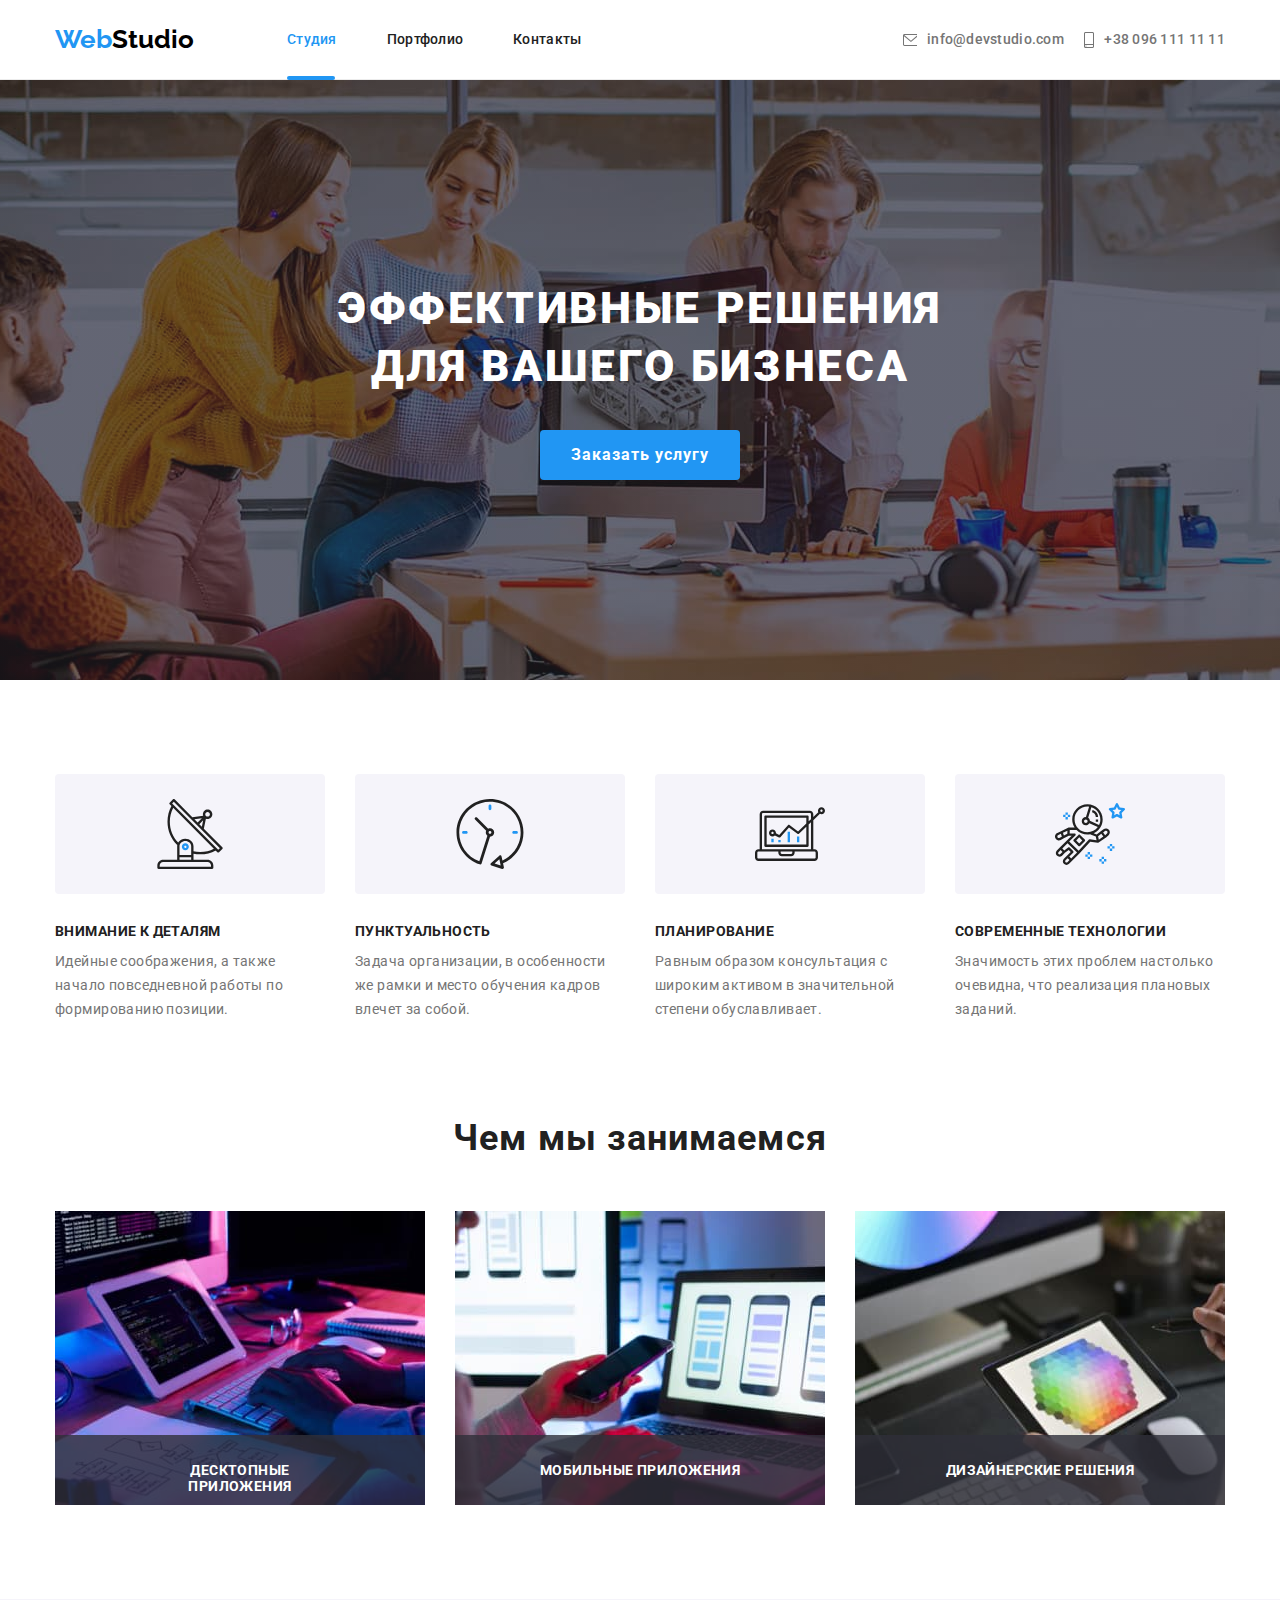
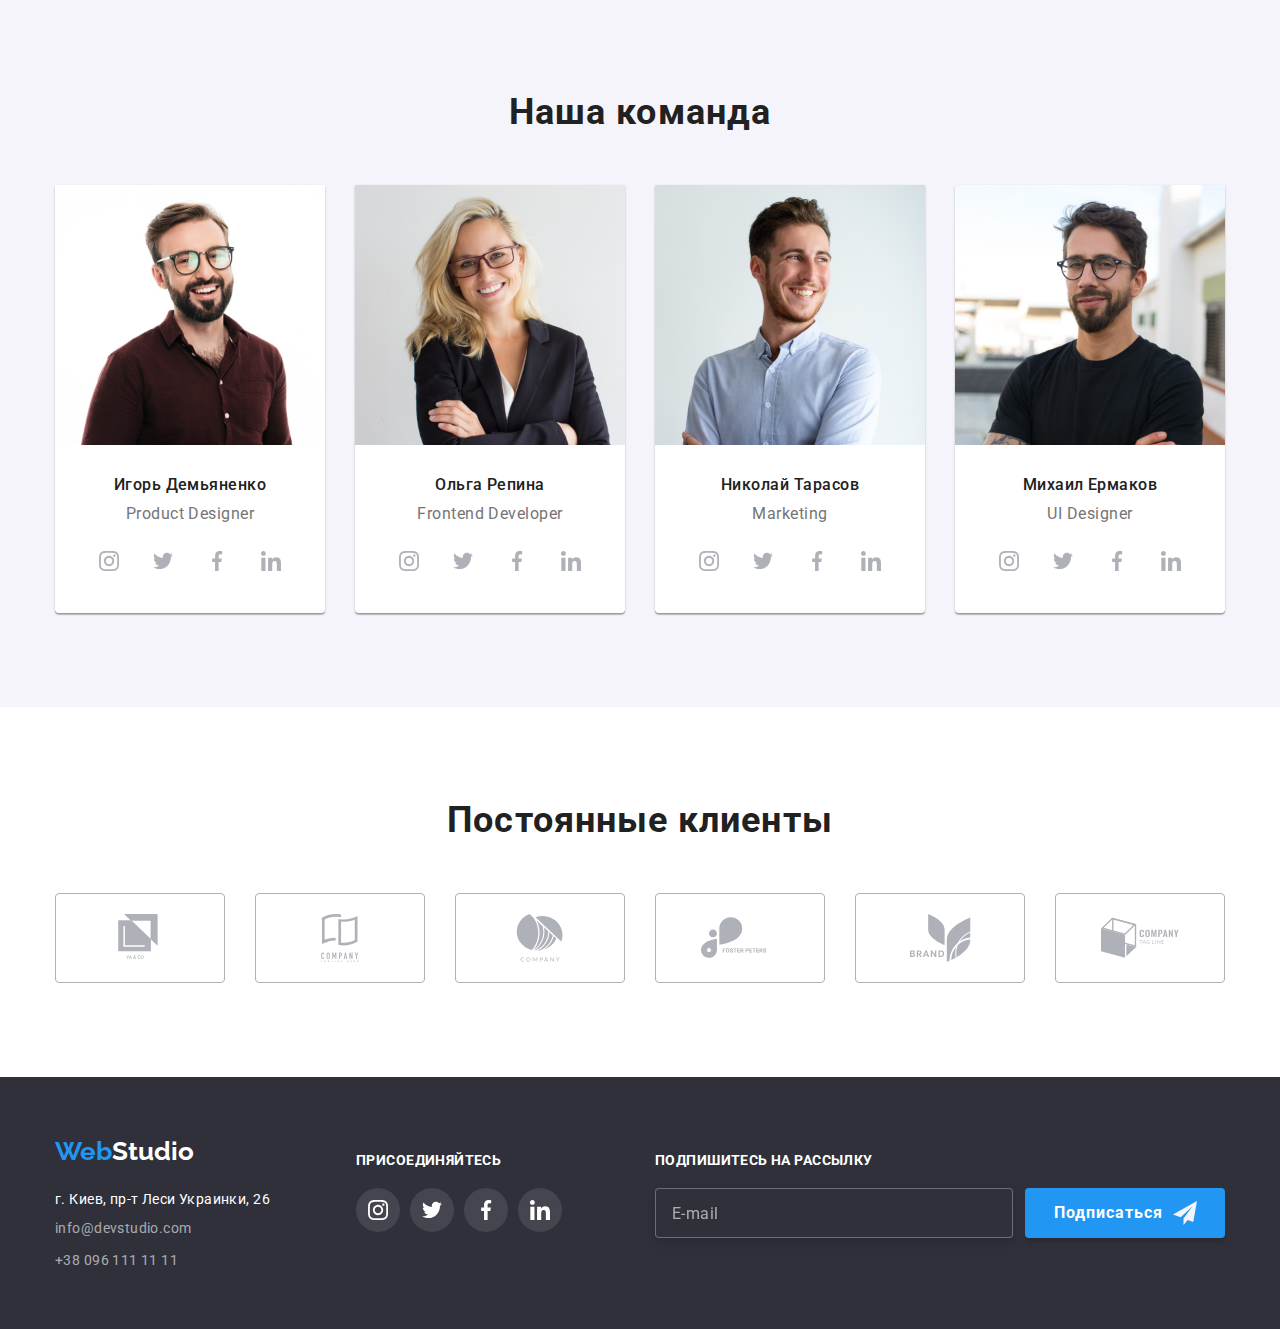
<file: index.html>
<!DOCTYPE html>
<html lang="ru">
<head>
  <meta charset="UTF-8">
  <meta name="viewport" content="width=device-width, initial-scale=1.0">
  <title>WebStudio</title>
  <link rel="stylesheet" href="https://cdnjs.cloudflare.com/ajax/libs/modern-normalize/1.0.0/modern-normalize.min.css ">
  <link rel="stylesheet" href="./css/styles.css">
  <link rel="preconnect" href="https://fonts.gstatic.com">
  <link href="https://fonts.googleapis.com/css2?family=Raleway:wght@400;700&family=Roboto:wght@400;500;700;900&display=swap"
    rel="stylesheet">
</head>
<body>
<header class="header">
  <div class="container">
    <a lang="en" href="./index.html" class="logo"><span class="logo-web">Web</span>Studio</a> 
     <nav>
      <ul class="site-nav">
        <li class="item"><a href="./index.html" class="link active border-index">Студия</a></li> 
        <li class="item"><a href="./portfolio.html" class="link">Портфолио</a></li>
        <li class="item"><a href="./index.html" class="link">Контакты</a></li>
      </ul>
    </nav>
    <ul class="header-ul">
      <li class="header-li">
        <a href="mailto:info@devstudio.com" class="header-cont link-adres link "> 
        <svg class="header-svg-mail">
          <use href="./images/sprite.svg#icon-mail"></use>
        </svg>info@devstudio.com</a>
      </li>
      <li class="header-li">
        <a href="tel:+380961111111" class=" header-cont link-adres link">
        <svg class="header-svg-tel">
          <use href="./images/sprite.svg#icon-smartphone"></use>
        </svg>+38 096 111 11 11</a>
      </li> 
    </ul>
  </div>
</header>
<main>
  <!--Герой-->
  <section class="hero">
    <div class="container">
      <h1 class="hero-title">эффективные решения для вашего бизнеса</h1>
      <button type="button" class="button index active" data-modal-open>Заказать услугу</button>
    </div>
  </section>
  <!--Особенности-->
  <section class="feature">
    <div class="container">
      <h2 class="visual-hidden">Особенности</h2>
      <ul class="feature-ul">
        <li class="feature-li">
          <svg class="feature-svg">
            <use href="./images/sprite.svg#icon-antenna"></use>
          </svg>
          <h3 class="feature-head">Внимание к деталям</h3>
          <p class="feature-text">Идейные соображения, а также начало повседневной работы по формированию позиции.</p>
        </li>
        <li class="feature-li">
          <svg class="feature-svg">
            <use href="./images/sprite.svg#icon-clock"></use>
          </svg>
          <h3 class="feature-head">Пунктуальность</h3>
          <p class="feature-text">Задача организации, в особенности же рамки и место обучения кадров влечет за собой.</p>
        </li>
        <li class="feature-li">
          <svg class="feature-svg">
            <use href="./images/sprite.svg#icon-diagram"></use>
          </svg>
          <h3 class="feature-head">Планирование</h3>
          <p class="feature-text">Равным образом консультация с широким активом в значительной степени обуславливает.</p>
        </li>
        <li class="feature-li">
          <svg class="feature-svg">
            <use href="./images/sprite.svg#icon-astronaut"></use>
          </svg>
          <h3 class="feature-head">Современные технологии</h3>
          <p class="feature-text">Значимость этих проблем настолько очевидна, что реализация плановых заданий.</p>
        </li>
      </ul>
    </div>
  </section>
  <!--Чем мы занимаемся-->
  <section class="images">
    <div class="container">
      <h2 class="images-title">Чем мы занимаемся</h2>
      <ul class="image-ul">
        <li class="images-li">
          <img class="img" src="./images/img1.jpg" alt="Технологии дизайна" width=370>
          <div class="images-div">
            <p class="images-p">Десктопные приложения</p>
          </div>
        </li>
        <li class="images-li">
          <img class="img" src="./images/img2.jpg" alt="Технологии дизайна" width=370>
          <div class="images-div">
            <p class="images-p">Мобильные приложения</p>
          </div>
        </li>
        <li class="images-li">
          <img class="img" src="./images/img3.jpg" alt="Технологии дизайна" width=370>
          <div class="images-div">
            <p class="images-p">Дизайнерские решения</p>
          </div>
        </li>
      </ul>
    </div>
  </section>
  <!--Наша команда-->
  <section class="team">
    <div class="container">
      <h2 class="team-title">Наша команда</h2>
      <ul class="team-ul">
        <li class="time-list">
          <img class="img" src="./images/tc1.jpg" alt="Портрет" width="270">
          <h3 class="head">Игорь Демьяненко</h3>
          <p class="text" lang="en">Product Designer</p>
          <div class="team-div">
            <a href="#" class="team-button">
              <svg class="team-svg">
                <use href="./images/sprite.svg#icon-instagram"></use>
              </svg>
            </a>
            <a href="#" class="team-button">
              <svg class="team-svg">
                <use href="./images/sprite.svg#icon-twitter"></use>
              </svg>
            </a>
            <a href="#" class="team-button">
              <svg class="team-svg">
                <use href="./images/sprite.svg#icon-facebook"></use>
              </svg>
            </a>
            <a href="#" class="team-button">
              <svg class="team-svg">
                <use href="./images/sprite.svg#icon-linkedin"></use>
              </svg>
            </a>
          </div>
        </li>
        <li class="time-list">
          <img class="img" src="./images/tc2.jpg" alt="Портрет" width="270">
          <h3 class="head">Ольга Репина</h3>
          <p class="text" lang="en">Frontend Developer</p>
          <div class="team-div">
            <a href="#" class="team-button">
              <svg class="team-svg">
                <use href="./images/sprite.svg#icon-instagram"></use>
              </svg>
            </a>
            <a href="#" class="team-button">
              <svg class="team-svg">
                <use href="./images/sprite.svg#icon-twitter"></use>
              </svg>
            </a>
            <a href="#" class="team-button">
              <svg class="team-svg">
                <use href="./images/sprite.svg#icon-facebook"></use>
              </svg>
            </a>
            <a href="#" class="team-button">
              <svg class="team-svg">
                <use href="./images/sprite.svg#icon-linkedin"></use>
              </svg>
            </a>
          </div>
        </li>
        <li class="time-list">
          <img class="img" src="./images/tc3.jpg" alt="Портрет" width="270">
          <h3 class="head">Николай Тарасов</h3>
          <p class="text" lang="en">Marketing</p>
          <div class="team-div">
            <a href="#" class="team-button">
              <svg class="team-svg">
                <use href="./images/sprite.svg#icon-instagram"></use>
              </svg>
            </a>
            <a href="#" class="team-button">
              <svg class="team-svg">
                <use href="./images/sprite.svg#icon-twitter"></use>
              </svg>
            </a>
            <a href="#" class="team-button">
              <svg class="team-svg">
                <use href="./images/sprite.svg#icon-facebook"></use>
              </svg>
            </a>
            <a href="#" class="team-button">
              <svg class="team-svg">
                <use href="./images/sprite.svg#icon-linkedin"></use>
              </svg>
            </a>
          </div>
        </li>
        <li class="time-list">
          <img class="img" src="./images/tc4.jpg" alt="Портрет" width="270">
          <h3 class="head">Михаил Ермаков</h3>
          <p class="text" lang="en">UI Designer</p>
          <div class="team-div">
            <a href="#" class="team-button">
              <svg class="team-svg">
                <use href="./images/sprite.svg#icon-instagram"></use>
              </svg>
            </a>
            <a href="#" class="team-button">
              <svg class="team-svg">
                <use href="./images/sprite.svg#icon-twitter"></use>
              </svg>
            </a>
            <a href="#" class="team-button">
              <svg class="team-svg">
                <use href="./images/sprite.svg#icon-facebook"></use>
              </svg>
            </a>
            <a href="#" class="team-button">
              <svg class="team-svg">
                <use href="./images/sprite.svg#icon-linkedin"></use>
              </svg>
            </a>
          </div>
        </li>
      </ul>
    </div>
  </section>
  <!-- Постоянные клиенты -->
  <section class="client">
      <div class="container">
        <h2 class="client-title">Постоянные клиенты</h2>
          <ul class="client-ul">
            <li class="client-li">
              <a href="#" class="client-button">
              <svg class="client-svg">
                <use href="./images/sprite.svg#icon-logo-1"></use>
              </svg>
              </a>
            </li>
            <li class="client-li">
              <a href="#" class="client-button">
                <svg class="client-svg">
                  <use href="./images/sprite.svg#icon-logo-2"></use>
                </svg>
              </a>
            </li>
            <li class="client-li">
              <a href="#" class="client-button">
                <svg class="client-svg">
                  <use href="./images/sprite.svg#icon-logo-3"></use>
                </svg>
              </a>
            </li>
            <li class="client-li">
              <a href="#" class="client-button">
                <svg class="client-svg">
                  <use href="./images/sprite.svg#icon-logo-4"></use>
                </svg>
              </a>
            </li>
            <li class="client-li">
              <a href="#" class="client-button">
                <svg class="client-svg">
                  <use href="./images/sprite.svg#icon-logo-5"></use>
                </svg>
              </a>
            </li>
            <li class="client-li">
              <a href="#" class="client-button">
                <svg class="client-svg">
                  <use href="./images/sprite.svg#icon-logo-6"></use>
                </svg>
              </a>
            </li>
          </ul>
      </div>
  </section>
</main>
<footer class="footer">
  <div class="container">
    <div class="footer-ul">
      <div class="futer-adress-li">
        <a lang="en" href="./index.html" class="container-logo "><span class="logo-web">Web</span>Studio</a>
        <div class="footer-div">
          <adress class="foot-adress adress-item">г. Киев, пр-т Леси Украинки, 26</adress>
          <a class="foot-link adress-item" href="mailto:info@devstudio.com">info@devstudio.com</a>
          <a class="foot-link adress-item" href="tel:+380961111111">+38 096 111 11 11</a>
        </div>
      </div>
      <div class="footer-li">
        <h4 class="footer-h">присоединяйтесь</h4>
        <a href="#" class="footer-button">
          <svg class="footer-svg">
            <use href="./images/sprite.svg#icon-instagram"></use>
          </svg>
        </a>
        <a href="#" class="footer-button">
          <svg class="footer-svg">
            <use href="./images/sprite.svg#icon-twitter"></use>
          </svg>
        </a>
        <a href="#" class="footer-button">
          <svg class="footer-svg">
            <use href="./images/sprite.svg#icon-facebook"></use>
          </svg>
        </a>
        <a href="#" class="footer-button">
          <svg class="footer-svg">
            <use href="./images/sprite.svg#icon-linkedin"></use>
          </svg>
        </a>
      </div>
      <form class="form-footer">
        <h4 class="form-h">Подпишитесь на рассылку</h4>
        <div class="form-div" >
          <input class="form-input" type="email" name="email" id="" placeholder="E-mail" autocomplete="off">
          <button class="form-button">Подписаться
            <svg class="form-svg">
              <use href="./images/sprite.svg#icon-flai"></use>
            </svg>
          </button>
        </div>
      </form>
    </div>
  </div>
</footer>
<div class="backdrop is-hidden" data-modal>
  <div class="modal">
    <button class="modal-butten" data-modal-close>
      <svg class="modal-svg">
        <use href="./images/sprite.svg#icon-close"></use>
      </svg>
    </button>
    <form class="modal-form">
      <div class="">
        <h2 class="modal-h">Оставьте свои данные, мы вам перезвоним</h2>
        <div>
          <div class="modal-form-fild">
            <label for="name">Имя</label>
            <input class=" modal-input" type="text" name="name" id="name" autocomplete="off">
            <svg class="moda-svg">
              <use href="./images/sprite.svg#icon-name"></use>
            </svg>
          </div>
          <div class="modal-form-fild">
            <label for="tel">Телефон</label>
            <input class="modal-input" type="tel" name="tel" id="tel" autocomplete="off">
            <svg class="moda-svg">
              <use href="./images/sprite.svg#icon-tel"></use>
            </svg>
          </div>
          <div class="modal-form-fild">
            <label for="mail">Почта</label>
            <input class="modal-input" type="email" name="email" id="mail" autocomplete="off">
            <svg class="moda-svg">
              <use href="./images/sprite.svg#icon-email"></use>
            </svg>
          </div>
          <div class="modal-form-fild">
            <label for="comment">Комментарий</label>
            <textarea class="textarea" resize="none" name="comment" id="comment" placeholder="Введите текст" rows="10" autocomplete="off"></textarea>
          </div>
        </div>
      </div>
      <label class="checkbox">
       <input class="checkbox-in " type="checkbox" name="checkbox">
       <span class="checkbox-icon"></span>
       <span class="checkbox-text">Соглашаюсь с рассылкой и принимаю</span>
       <a href="" class="checkbox-a">Условия договора</a>
      </label>
      <button class="button index active">Отправить</button>
    </form>
  </div>
</div>
<script src="./js/modal.js"></script>
</body>
</html>
</file>
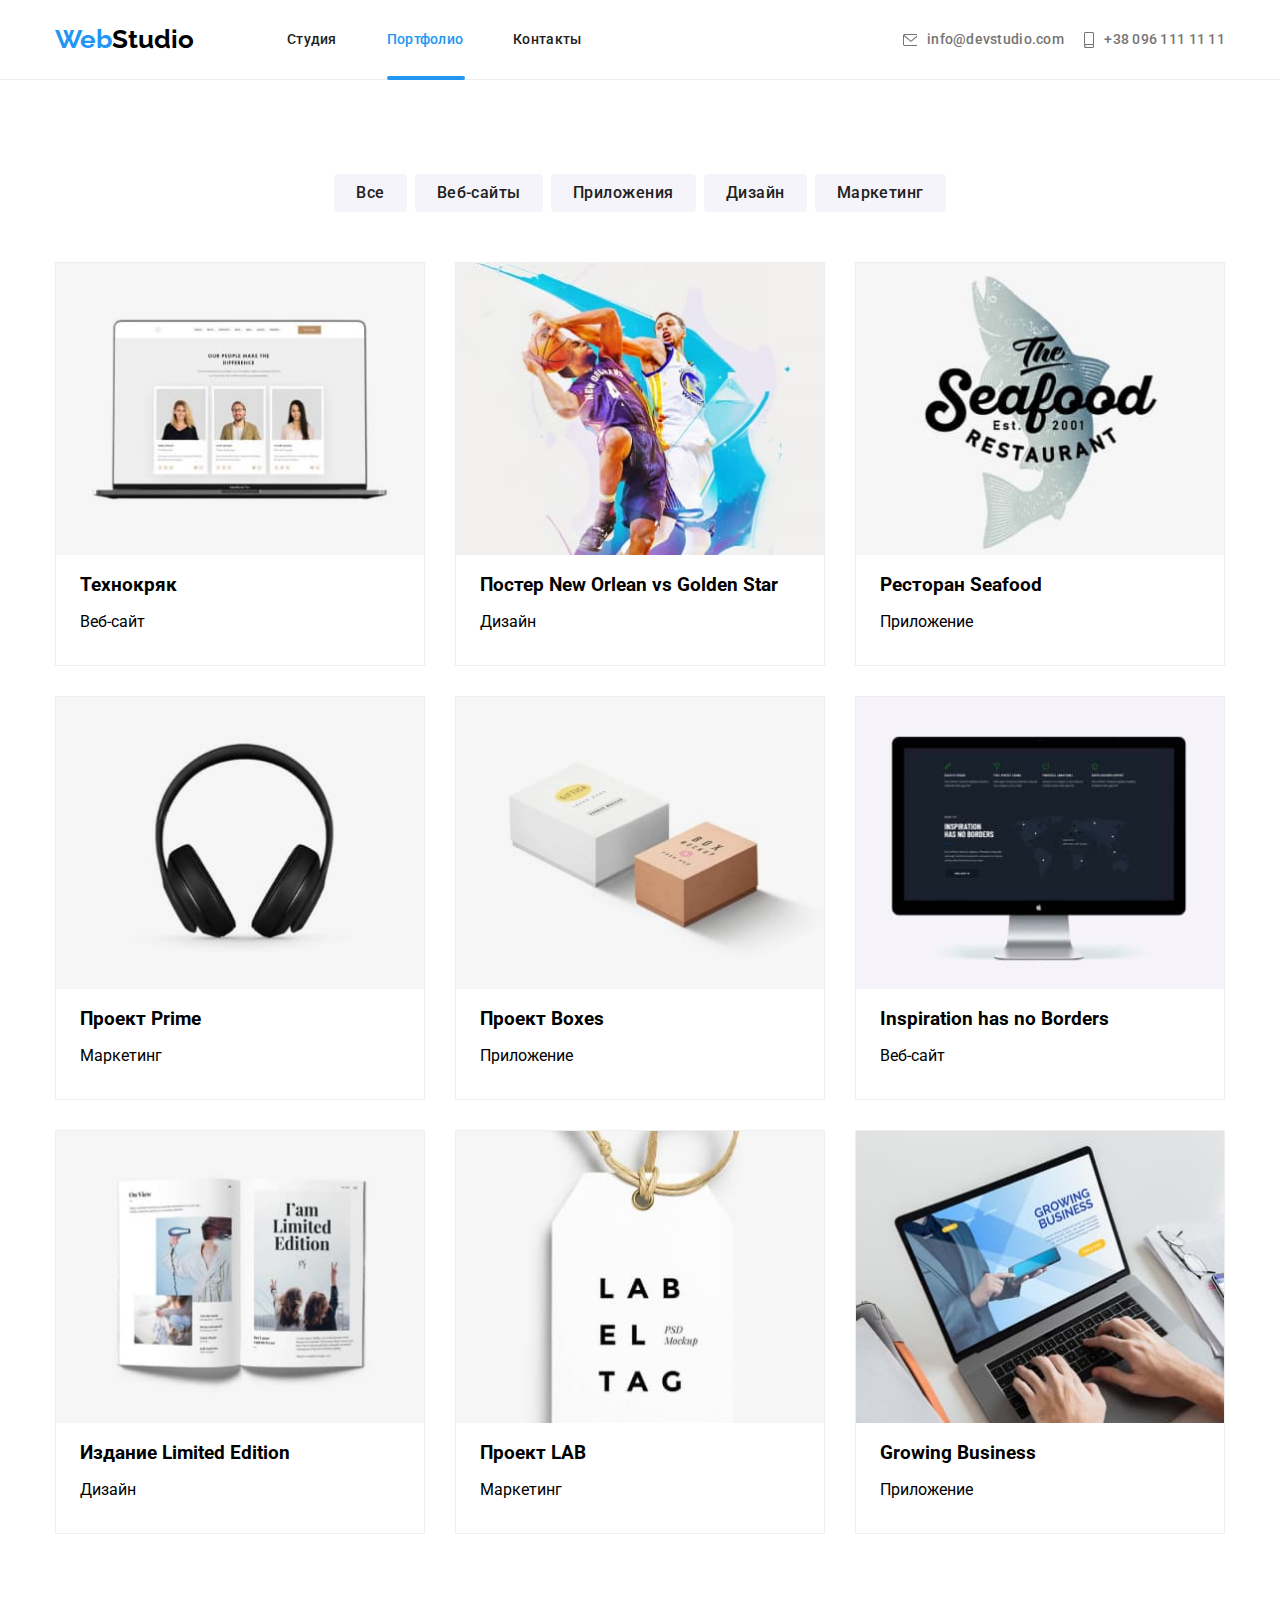
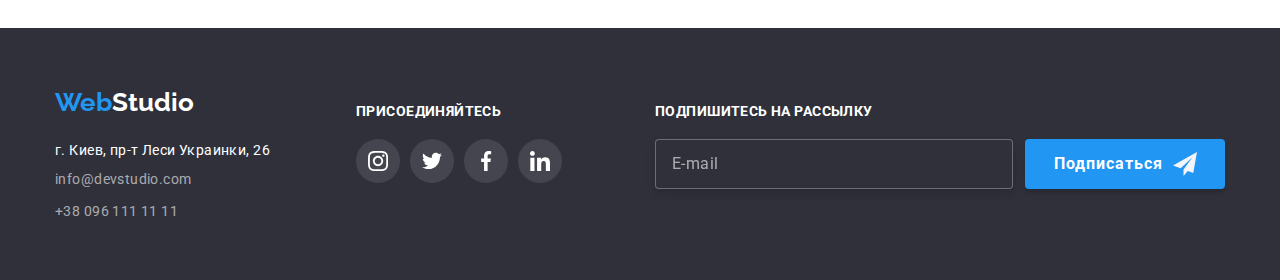
<file: portfolio.html>
<!DOCTYPE html>
<html lang="en">
<head>
  <meta charset="UTF-8">
  <meta name="viewport" content="width=device-width, initial-scale=1.0">
  <title>WebStudio</title>
  <link rel="stylesheet" href="https://cdnjs.cloudflare.com/ajax/libs/modern-normalize/1.0.0/modern-normalize.min.css ">
  <link rel="stylesheet" href="./css/styles.css">
  <link rel="preconnect" href="https://fonts.gstatic.com">
  <link href="https://fonts.googleapis.com/css2?family=Raleway:wght@400;700&family=Roboto:wght@400;500;700;900&display=swap"
    rel="stylesheet">
</head>
<body>
<header class="header">
  <div class="container">
    <a lang="en" href="./index.html" class="logo"><span class="logo-web">Web</span>Studio</a>
    <nav>
      <ul class="site-nav">
        <li class="item"><a href="./index.html" class="link ">Студия</a></li>
        <li class="item"><a href="./portfolio.html" class="link active border-port ">Портфолио</a></li>
        <li class="item"><a href="./index.html" class="link">Контакты</a></li>
      </ul>
    </nav>
    <ul class="header-ul">
      <li class="header-li">
        <a href="mailto:info@devstudio.com" class="header-cont link-adres link ">
          <svg class="header-svg-mail">
            <use href="./images/sprite.svg#icon-mail"></use>
          </svg>info@devstudio.com</a>
      </li>
      <li class="header-li">
        <a href="tel:+380961111111" class=" header-cont link-adres link">
          <svg class="header-svg-tel">
            <use href="./images/sprite.svg#icon-smartphone"></use>
          </svg>+38 096 111 11 11</a>
      </li>
    </ul>
  </div>
</header>
<main>
  <section class="product">
    <div class="container">
      <h2 class="visual-hidden">Фильтр</h2>
      <ul class="container-ul">
        <li class="container-li">
          <button type="button" class="button portfolio secondary primari">Все</button>
        </li>
        <li class="container-li">
          <button type="button" class="button portfolio secondary primari">Веб-сайты</button>
        </li>
        <li class="container-li">
          <button type="button" class="button portfolio secondary primari">Приложения</button>
        </li>
        <li class="container-li">
          <button type="button" class="button portfolio secondary primari">Дизайн</button>
        </li>
        <li class="container-li">
          <button type="button" class="button portfolio secondary primari">Маркетинг</button>
        </li>
      </ul>
    </div>
    <div class="container">
      <h2 class="visual-hidden">Проекты</h2>
        <ul class="progect">
          <li tabindex="0" class="progect-li" >
            <div class="anime">
              <img class="img" src="./images/project1.jpg" alt="Фото проекта веб-сайта" width="370">
              <div class="anime-overlay">
                <p class="anime-p">Технокряк это современная площадка распространения коронавируса. Компании используют эту платформу
                  для цифрового шпионажа и атак на защищённые сервера конкурентов.</p>
              </div>
            </div>
            <div class="product-div">
              <h3 class="product-h">Технокряк</h3>
              <p class="product-p">Веб-сайт</p>
            </div>
          </li>
          <li tabindex="0" class="progect-li">
            <div class="anime">
              <img class="img" src="./images/project2.jpg" alt="Фото проекта дизайна" width="370">
              <div class="anime-overlay">
                <p class="anime-p">Lorem ipsum dolor sit amet consectetur adipisicing elit. Officia laborum sunt et rerum cupiditate,
                  labore unde voluptatibus nostrum! Necessitatibus, eaque.</p>
              </div>
            </div>
            <div class="product-div">
              <h3 class="product-h">Постер New Orlean vs Golden Star</h3>
              <p class="product-p">Дизайн</p>
            </div>
          </li>
          <li tabindex="0" class="progect-li" >
            <div class="anime">
              <img class="img" src="./images/project3.jpg" alt="Фото проекта приложения" width="370">
              <div class="anime-overlay">
                <p class="anime-p">Lorem ipsum dolor sit amet consectetur adipisicing elit. Officia laborum sunt et rerum cupiditate,
                  labore unde voluptatibus nostrum! Necessitatibus, eaque.</p>
              </div>
            </div>
            <div class="product-div">
              <h3 class="product-h">Ресторан Seafood</h3>
              <p class="product-p">Приложение</p>
            </div>
          </li>
          <li tabindex="0" class="progect-li" >
            <div class="anime">
              <img class="img" src="./images/project4.jpg" alt="Фото проекта маркетинга" width="370">
              <div class="anime-overlay">
                <p class="anime-p">Lorem ipsum dolor sit amet consectetur adipisicing elit. Officia laborum sunt et rerum cupiditate,
                  labore unde voluptatibus nostrum! Necessitatibus, eaque.</p>
              </div>
            </div>
            <div class="product-div">
              <h3 class="product-h">Проект Prime</h3>
              <p class="product-p">Маркетинг</p>
            </div>
          </li>
          <li tabindex="0" class="progect-li" >
            <div class="anime">
              <img class="img" src="./images/project5.jpg" alt="Фото проекта приложения" width="370">
              <div class="anime-overlay">
                <p class="anime-p">Lorem ipsum dolor sit amet consectetur adipisicing elit. Officia laborum sunt et rerum cupiditate,
                  labore unde voluptatibus nostrum! Necessitatibus, eaque.</p>
              </div>
            </div>
            <div class="product-div">
              <h3 class="product-h">Проект Boxes</h3>
              <p class="product-p">Приложение</p>
            </div>
          </li>
          <li tabindex="0" class="progect-li" >
            <div class="anime">
              <img class="img" src="./images/project6.jpg" alt="Фото проекта веб-сайта" width="370">
              <div class="anime-overlay">
                <p class="anime-p">Lorem ipsum dolor sit amet consectetur adipisicing elit. Officia laborum sunt et rerum cupiditate,
                  labore unde voluptatibus nostrum! Necessitatibus, eaque.</p>
              </div>
            </div>
            <div class="product-div">
              <h3 class="product-h">Inspiration has no Borders</h3>
              <p class="product-p">Веб-сайт</p>
            </div>
          </li>
          <li tabindex="0" class="progect-li" >
            <div class="anime">
              <img class="img" src="./images/project7.jpg" alt="Фото проекта дизайна" width="370">
              <div class="anime-overlay">
                <p class="anime-p">Lorem ipsum dolor sit amet consectetur adipisicing elit. Officia laborum sunt et rerum cupiditate,
                  labore unde voluptatibus nostrum! Necessitatibus, eaque.</p>
              </div>
            </div>
            <div class="product-div">
              <h3 class="product-h">Издание Limited Edition</h3>
              <p class="product-p">Дизайн</p>
            </div>
          </li>
          <li tabindex="0" class="progect-li" >
            <div class="anime">
              <img class="img" src="./images/project8.jpg" alt="Фото проекта маркетинга" width="370">
              <div class="anime-overlay">
                <p class="anime-p">Lorem ipsum dolor sit amet consectetur adipisicing elit. Officia laborum sunt et rerum cupiditate,
                  labore unde voluptatibus nostrum! Necessitatibus, eaque.</p>
              </div>
            </div>
            <div class="product-div">
              <h3 class="product-h">Проект LAB</h3>
              <p class="product-p">Маркетинг</p>
            </div>
          </li>
          <li tabindex="0" class="progect-li" >
            <div class="anime">
              <img class="img" src="./images/project9.jpg" alt="Фото проекта приложения" width="370">
              <div class="anime-overlay">
                <p class="anime-p">Lorem ipsum dolor sit amet consectetur adipisicing elit. Officia laborum sunt et rerum cupiditate,
                  labore unde voluptatibus nostrum! Necessitatibus, eaque.</p>
              </div>
            </div>
            <div class="product-div">
              <h3 class="product-h">Growing Business</h3>
              <p class="product-p">Приложение</p>
            </div>
          </li>  
        </ul>
    </div>
  </section>
</main>
<footer class="footer">
  <div class="container">
    <div class="footer-ul">
      <div class="futer-adress-li">
        <a lang="en" href="./index.html" class="container-logo "><span class="logo-web">Web</span>Studio</a>
        <div class="footer-div">
          <adress class="foot-adress adress-item">г. Киев, пр-т Леси Украинки, 26</adress>
          <a class="foot-link adress-item" href="mailto:info@devstudio.com">info@devstudio.com</a>
          <a class="foot-link adress-item" href="tel:+380961111111">+38 096 111 11 11</a>
        </div>
      </div>
      <div class="footer-li">
        <h4 class="footer-h">присоединяйтесь</h4>
        <a href="#" class="footer-button">
          <svg class="footer-svg">
            <use href="./images/sprite.svg#icon-instagram"></use>
          </svg>
        </a>
        <a href="#" class="footer-button">
          <svg class="footer-svg">
            <use href="./images/sprite.svg#icon-twitter"></use>
          </svg>
        </a>
        <a href="#" class="footer-button">
          <svg class="footer-svg">
            <use href="./images/sprite.svg#icon-facebook"></use>
          </svg>
        </a>
        <a href="#" class="footer-button">
          <svg class="footer-svg">
            <use href="./images/sprite.svg#icon-linkedin"></use>
          </svg>
        </a>
      </div>
      <form class="form-footer">
        <h4 class="form-h">Подпишитесь на рассылку</h4>
        <div class="form-div">
          <input class="form-input" type="email" name="email" id="" placeholder="E-mail">
          <button class="form-button" >Подписаться
            <svg class="form-svg">
              <use href="./images/sprite.svg#icon-flai"></use>
            </svg>
          </button>
        </div>
      </form>
    </div>
  </div>
</footer>
</body>
</html>
</file>
<file: css/styles.css>
:root {
  --primeri-text-color: #757575;
  --title-text-color: #212121;
  --accent-color: #2196f3;
  --white-color: #ffffff;
  --dark-color: #000000;
  --batton-background-color: #f5f4fa;
  --social-link-button: #afb1b8;
  --footer-background-color: #2f303a;
}
body {
  font-family: roboto;
  font-style: normal;
  font-weight: normal;
  background: var(--white-color);
  color: var(--dark-color);
}
div,
ul,
h1,
h2,
h3,
h4,
p,
a {
  margin: 0;
  padding: 0;
  list-style: none;
  text-decoration: none;
}
.visual-hidden {
  position: absolute;
  clip: rect(0 0 0 0);
  width: 1px;
  height: 1px;
  margin: -1px;
}
.container {
  width: 1200px;
  margin: 0 auto;
  padding: 0 15px;
}

/* Шапка */

.header {
  border-bottom: 1px solid #ececec;
}
.header > .container {
  display: flex;
  align-items: center;
}
.logo {
  margin-right: 93px;
  font-family: Raleway;
  font-weight: bold;
  font-size: 26px;
  line-height: 1.1;
  color: var(--dark-color);
}
.logo-web {
  color: var(--accent-color);
}

/* Навигация */
.item {
  position: relative;
}
.border-index::after {
  position: absolute;
  top: 96%;
  width: 48px;
  height: 4px;
  content: "";
  border: 1px;
  background-color: var(--accent-color);
  border-radius: 2px;
}
.border-port::after {
  position: absolute;
  top: 96%;
  width: 78px;
  height: 4px;
  content: "";
  border: 1px;
  background-color: var(--accent-color);
  border-radius: 2px;
}
.site-nav {
  display: flex;
}
.site-nav > .item:not(:last-child) {
  margin-right: 50px;
}
.link {
  display: flex;
  align-items: center;
  padding: 32px 0;
  font-weight: 500;
  font-size: 14px;
  line-height: 1.1;
  letter-spacing: 0.02em;
  color: var(--title-text-color);
  transition-property: color;
  transition-duration: 250ms;
  transition-timing-function: cubic-bezier(0.4, 0, 0.2, 1);
}
.link-adres {
  color: var(--primeri-text-color);
}
.header .link:focus,
.header .link:hover {
  color: var(--accent-color);
}
.site-nav .active {
  color: var(--accent-color);
}
.header-ul {
  display: flex;
  margin-left: auto;
}
.header-cont {
  display: flex;
  width: 161px;
  height: 16px;
}
.header-svg-mail {
  width: 16px;
  height: 12px;
  margin-right: 10px;
  margin-left: auto;
  fill: currentColor;
  cursor: pointer;
}
.header-svg-tel {
  width: 10px;
  height: 16px;
  margin-right: 10px;
  margin-left: auto;
  fill: currentColor;
  cursor: pointer;
}

/* Герой */

.hero {
  text-align: center;
  padding-top: 200px;
  padding-bottom: 200px;
  background-size: 1600px 600px;
  background-repeat: no-repeat;
  background-position: center;
  background-image: linear-gradient(
      to right,
      rgba(47, 48, 58, 0.4),
      rgba(47, 48, 58, 0.4)
    ),
    url(../images/hover.jpg);
}
.hero-title {
  margin: auto;
  margin-bottom: 30px;
  width: 696px;
  height: 120px;

  text-transform: uppercase;
  font-weight: 900;
  font-size: 44px;
  line-height: 1.3;
  text-align: center;
  letter-spacing: 0.06em;
  color: var(--white-color);
}

/* button */

.button.index {
  padding: 0;
  width: 200px;
  height: 50px;
  left: 700px;
  top: 430px;
  font-weight: bold;
  font-size: 16px;
  line-height: 1.8;
  letter-spacing: 0.06em;
  background-color: var(--accent-color);
  color: var(--white-color);
  border-radius: 4px;
  border: 0;
  cursor: pointer;
}
.button.index:hover,
.button.index:focus {
  box-shadow: 0px 1px 3px rgba(0, 0, 0, 0.12), 0px 1px 1px rgba(0, 0, 0, 0.14),
    0px 2px 1px rgba(0, 0, 0, 0.2);
}
.button.portfolio {
  padding: 6px 22px;
  font-weight: 500;
  font-size: 16px;
  line-height: 1.6;
  text-align: center;
  letter-spacing: 0.03em;
  color: var(--title-text-color);
  background-color: var(--batton-background-color);
  border-radius: 4px;
  border: 0;
  cursor: pointer;
  transition-property: color, background-color;
  transition-duration: 250ms;
  transition-timing-function: cubic-bezier(0.4, 0, 0.2, 1);
}
.button.primari:hover,
.button.primari:focus {
  color: var(--white-color);
  background-color: var(--accent-color);
  border-radius: 4px;
  box-shadow: 0px 3px 1px rgba(0, 0, 0, 0.1), 0px 1px 2px rgba(0, 0, 0, 0.08),
    0px 2px 2px rgba(0, 0, 0, 0.12);
}

/* Особенности */

.feature {
  padding-bottom: 94px;
  padding-top: 94px;
}
.feature-ul {
  display: flex;
}
.feature-li:not(:last-child) {
  margin-right: 30px;
}
.feature-head {
  display: block;
  height: 16px;
  margin-bottom: 10px;
  font-weight: bold;
  font-size: 14px;
  line-height: 1.1;
  letter-spacing: 0.03em;
  text-transform: uppercase;
  color: var(--title-text-color);
}
.feature-text {
  display: block;
  height: 75px;
  font-size: 14px;
  line-height: 1.7;
  letter-spacing: 0.03em;
  color: var(--primeri-text-color);
}
.feature-svg {
  display: block;
  width: 270px;
  height: 120px;
  padding: 25px 100px;
  margin-bottom: 30px;
  border-radius: 4px;
  background: var(--batton-background-color);
}

/* Чем мы занимаемся */

.images {
  padding-bottom: 94px;
}
.image-ul {
  display: flex;
  flex-wrap: wrap;
  justify-content: space-between;
}
.image-ul > .images-li:not(:last-child) {
  margin-right: 30px;
}
.image-ul > .images-li:nth-child(3n) {
  margin-right: 0;
}
.client-title,
.images-title,
.team-title {
  margin-bottom: 50px;
  height: 42px;
  font-weight: bold;
  font-size: 36px;
  line-height: 1.1;
  text-align: center;
  letter-spacing: 0.03em;
  color: var(--title-text-color);
}
.img {
  display: block;
}

.images-li {
  position: relative;
}
.images-div {
  position: absolute;
  bottom: 0%;
  width: 370px;
  height: 70px;
  background: rgba(47, 48, 58, 0.8);
}
.images-p {
  position: absolute;
  top: 50%;
  left: 50%;
  transform: translate(-50%, -50%);
  width: 205px;
  height: 16px;
  font-style: normal;
  font-weight: bold;
  font-size: 14px;
  line-height: 16px;
  text-align: center;
  letter-spacing: 0.03em;
  text-transform: uppercase;
  color: var(--white-color);
}

/* Наша команда */

.team {
  padding-top: 94px;
  padding-bottom: 94px;
  background-size: 1600px 708px;
  background-repeat: no-repeat;
  background-position: center;
  background-image: linear-gradient(
    to right,
    var(--batton-background-color),
    var(--batton-background-color)
  );
}
.team-ul {
  display: flex;
  flex-wrap: wrap;
  justify-content: space-between;
}
.team-ul > .time-list:not(:last-child) {
  margin-right: 30px;
}
.team-ul > .time-list:nth-child(4n) {
  margin-right: 0;
}
.time-list {
  height: 428px;
  text-align: center;
  background-color: #ffffff;
  border-radius: 0px 0px 4px 4px;
  box-shadow: 0px 1px 3px rgba(0, 0, 0, 0.12), 0px 1px 1px rgba(0, 0, 0, 0.14),
    0px 2px 1px rgba(0, 0, 0, 0.2);
}
.head {
  display: block;
  margin-top: 30px;
  margin-bottom: 10px;
}
.team .head {
  font-weight: 500;
  font-size: 16px;
  line-height: 1.2;
  letter-spacing: 0.03em;
  color: var(--title-text-color);
}
.team .text {
  font-size: 16px;
  line-height: 1.18;
  letter-spacing: 0.03em;
  color: var(--primeri-text-color);
}
.team-div {
  display: flex;
  flex-direction: row;
  justify-content: center;
  padding-top: 16px;
}

.team-button {
  display: flex;
  padding: 0;
  border: none;
  width: 44px;
  height: 44px;
  padding: 12px;
  cursor: pointer;
  border-radius: 50%;
  fill: var(--social-link-button);
  background-color: transparent;
  transition-property: fill, background-color;
  transition-duration: 250ms;
  transition-timing-function: cubic-bezier(0.4, 0, 0.2, 1);
}
.team-button:not(:last-child) {
  margin-right: 10px;
}
.team-button:hover,
.team-button:focus {
  fill: var(--white-color);
  background-color: var(--accent-color);
}

/* Фильтра */

.container-ul {
  display: flex;
  flex-wrap: wrap;
  justify-content: center;
  padding-bottom: 50px;
}
.container-ul > .container-li:not(:last-child) {
  margin-right: 8px;
}
.container-ul > .container-li:nth-child(5n) {
  margin-right: 0;
}

/* Проекты */

.anime {
  position: relative;
  overflow: hidden;
}
.anime-overlay {
  position: absolute;
  top: 0;
  left: 0;
  width: 100%;
  height: 100%;
  background: rgba(33, 150, 243, 0.9);
  transform: translateY(100%);
  transition: transform 250ms cubic-bezier(0.4, 0, 0.2, 1);
}
.progect-li:hover .anime-overlay,
.progect-li:focus .anime-overlay {
  transform: translateY(0%);
}
.anime-p {
  position: absolute;
  top: 50%;
  left: 50%;
  transform: translate(-50%, -50%);
  width: 322px;
  height: 168px;
  font-style: normal;
  font-weight: normal;
  font-size: 18px;
  line-height: 28px;
  letter-spacing: 0.03em;
  color: var(--white-color);
}
.product {
  padding-top: 94px;
  padding-bottom: 94px;
}
.progect {
  display: flex;
  flex-wrap: wrap;
}
.progect-li {
  margin-right: 30px;
  margin-bottom: 30px;
  flex-basis: calc(100% / 3 - 60px);
  box-sizing: border-box;
  width: 370px;
  height: 404px;
  left: 215px;
  top: 330px;
  background: #ffffff;
  border: 1px solid #eeeeee;
  cursor: pointer;
}
.progect-li:nth-child(3n) {
  margin-right: 0;
}
.progect-li:nth-last-child(-n + 3) {
  margin-bottom: 0;
}
.progect-li:hover,
.progect-li:focus {
  border: 1px solid #eeeeee;

  box-shadow: 0px 1px 1px rgba(0, 0, 0, 0.12), 0px 4px 4px rgba(0, 0, 0, 0.06),
    1px 4px 6px rgba(0, 0, 0, 0.16);
}
.progect .head {
  font-weight: bold;
  font-size: 18px;
  line-height: 2;
  letter-spacing: 0.06em;
  color: var(--title-text-color);
}
.progect .text {
  font-size: 16px;
  line-height: 1.8;
  letter-spacing: 0.03em;
  color: var(--primeri-text-color);
}
.product-div {
  padding-top: 20px;
  padding-left: 24px;
  padding-right: 24px;
  padding-bottom: 20px;
}
.product-h {
  width: 322px;
  height: 38px;
}
.product-p {
  width: 322px;
  height: 32px;
}
.img {
  display: block;
  max-width: 100%;
  height: auto;
}
/* Постоянные клиенты  */

.client {
  padding-top: 94px;
  padding-bottom: 94px;
}
.client-title {
  margin-bottom: 50px;
}
.client-ul {
  display: flex;
  flex-direction: row;
}
.client-li:not(:last-child) {
  margin-right: 30px;
}
.client-button {
  display: flex;
  width: 170px;
  height: 90px;
  padding: 20px 45px;
  color: #afb1b8;
  background-color: transparent;
  border: 1px solid #afb1b8;
  border-radius: 4px;
  cursor: pointer;
  transition-property: color;
  transition-duration: 250ms;
  transition-timing-function: cubic-bezier(0.4, 0, 0.2, 1);
}
.client-button:hover,
.client-button:focus {
  color: var(--accent-color);
  border-color: var(--accent-color);
}
.client-svg {
  fill: currentColor;
}

/* FOOOTER */

.footer {
  padding-top: 60px;
  padding-bottom: 60px;
  background-size: 1600px;
  background-repeat: no-repeat;
  background-position: center;
  background-image: linear-gradient(to right, #2f303a, #2f303a);
}
.container-logo {
  display: block;
  width: 145px;
  height: 31px;
  margin-bottom: 20px;
  font-family: Raleway;
  font-weight: bold;
  font-size: 26px;
  line-height: 1.1;
  color: var(--white-color);
}
.footer-div {
  width: 231px;
  height: 81px;
}
.adress-item {
  display: block;
  min-height: 23px;
}
.adress-item:not(:last-child) {
  margin-bottom: 9px;
}
.foot-link {
  font-weight: normal;
  font-style: normal;
  font-size: 14px;
  line-height: 1.1;
  letter-spacing: 0.03em;
  color: rgba(255, 255, 255, 0.6);
  transition-property: color;
  transition-duration: 250ms;
  transition-timing-function: cubic-bezier(0.4, 0, 0.2, 1);
}
.footer .foot-link:hover,
.footer .foot-link:focus {
  color: var(--accent-color);
}
.foot-adress {
  font-size: 14px;
  line-height: 1.7;
  letter-spacing: 0.03em;
  color: var(--white-color);
}
.footer-h {
  padding-right: 40px;
  padding-bottom: 20px;
  font-style: normal;
  font-weight: bold;
  font-size: 14px;
  line-height: 16px;
  letter-spacing: 0.03em;
  text-transform: uppercase;
  color: #ffffff;
}
.footer-div {
  width: 231px;
  height: 81px;
}
.footer-ul {
  display: flex;
}
.footer-li {
  display: flex;
  flex-direction: row;
  flex-wrap: wrap;
  width: 206px;
  height: 80px;
  margin-top: 15px;
}
.futer-adress-li {
  margin-right: 70px;
}
.footer-button {
  display: flex;
  padding: 0;
  border: none;
  width: 44px;
  height: 44px;
  padding: 12px;
  cursor: pointer;
  border-radius: 50%;
  fill: var(--white-color);
  background-color: rgba(255, 255, 255, 0.1);
  transition-property: background-color;
  transition-duration: 250ms;
  transition-timing-function: cubic-bezier(0.4, 0, 0.2, 1);
}
.footer-button:not(:last-child) {
  margin-right: 10px;
}
.footer-button:hover,
.footer-button:focus {
  background-color: var(--accent-color);
}
.form-footer {
  display: flex;
  flex-direction: column;
  margin-top: 15px;
  margin-left: 93px;
  width: 570px;
  height: 86px;
}
.form-h {
  font-weight: bold;
  font-size: 14px;
  line-height: 16px;
  letter-spacing: 0.03em;
  text-transform: uppercase;
  color: #ffffff;
}
.form-input {
  margin-top: 20px;
  padding-top: 15px;
  padding-bottom: 15px;
  padding-left: 16px;
  width: 358px;
  height: 50px;
  background-color: var(--footer-background-color);
  border: 1px solid rgba(255, 255, 255, 0.3);
  box-sizing: border-box;
  filter: drop-shadow(0px 4px 4px rgba(0, 0, 0, 0.15));
  border-radius: 4px;
  color: var(--primeri-text-color);
}
.form-input::placeholder {
  font-style: normal;
  font-weight: normal;
  font-size: 16px;
  line-height: 20px;
  letter-spacing: 0.03em;
  color: rgba(255, 255, 255, 0.6);
}
.form-div {
  display: flex;
  align-items: flex-end;
}
.form-button {
  position: relative;
  display: flex;
  align-items: center;
  text-align: center;
  padding: 0;
  margin-left: 12px;
  padding-left: 29px;
  width: 200px;
  height: 50px;
  box-shadow: 0px 4px 4px rgba(0, 0, 0, 0.15);
  border-radius: 4px;
  background-color: var(--accent-color);
  border: 0;
  font-style: normal;
  font-weight: bold;
  font-size: 16px;
  line-height: 30px;
  letter-spacing: 0.06em;
  color: #ffffff;
  cursor: pointer;
}
.form-svg {
  position: absolute;
  left: 148px;
  width: 24px;
  height: 24px;
  fill: var(--batton-background-color);
}

/* Модалка */
.backdrop {
  position: fixed;
  top: 0;
  left: 0;
  width: 100%;
  height: 100%;
  background: rgba(0, 0, 0, 0.2);
  opacity: 1;
  transition: opacity 250ms cubic-bezier(0.4, 0, 0.2, 1);
}
.backdrop.is-hidden {
  opacity: 0;
  pointer-events: none;
}
.backdrop.is-hidden .modal {
  transform: translate(-50%, -50%) scale(1.1);
}
.modal {
  position: absolute;
  top: 50%;
  left: 50%;
  display: flex;
  width: 528px;
  height: 581px;
  padding: 40px;
  background-color: var(--white-color);
  box-shadow: 0px 1px 3px rgba(0, 0, 0, 0.12), 0px 1px 1px rgba(0, 0, 0, 0.14),
    0px 2px 1px rgba(0, 0, 0, 0.2);
  border-radius: 4px;
  transform: translate(-50%, -50%) scale(1);
  transition: transform 250ms cubic-bezier(0.4, 0, 0.2, 1);
}
.modal-butten {
  position: absolute;
  top: 8px;
  right: 8px;
  display: flex;
  align-items: center;
  width: 30px;
  height: 30px;
  background: #ffffff;
  border: 1px solid rgba(0, 0, 0, 0.1);
  border-radius: 50%;
  cursor: pointer;
  outline: none;
  transition: fill 250ms cubic-bezier(0.4, 0, 0.2, 1);
}
.modal-butten:hover {
  fill: var(--accent-color);
}
.modal-svg {
  position: absolute;
  top: 50%;
  left: 50%;
  transform: translate(-50%, -50%);
  width: 18px;
  height: 18px;
}
.modal-h {
  margin-bottom: 12px;
  font-style: normal;
  font-weight: bold;
  font-size: 20px;
  line-height: 23px;
  text-align: center;
  letter-spacing: 0.03em;

  color: #212121;
}
.modal-form-fild {
  position: relative;
  display: flex;
  flex-direction: column;
  margin-bottom: 10px;
  width: 448px;
}
.modal-form-fild label {
  margin-bottom: 4px;
  font-style: normal;
  font-weight: normal;
  font-size: 12px;
  line-height: 14px;
  letter-spacing: 0.01em;
  color: #757575;
}
.modal-form-fild input {
  padding-top: 12px;
  padding-bottom: 12px;
  padding-left: 34px;
  border: 1px solid var(--primeri-text-color);
  border-radius: 4px;
  color: var(--primeri-text-color);
  transition: border 250ms cubic-bezier(0.4, 0, 0.2, 1);
}

input:hover,
input:focus {
  border: 1px solid var(--accent-color);
  outline: none;
}
.modal-form-fild textarea {
  border: 1px solid var(--primeri-text-color);
  border-radius: 4px;
  color: var(--primeri-text-color);
}
textarea:hover,
textarea:focus {
  outline: none;
}

.modal-form-fild textarea {
  width: 448px;
  height: 120px;
  padding: 12px 16px;
  border: 1px solid rgba(33, 33, 33, 0.2);
  border-radius: 4px;
  resize: none;
}
.textarea::placeholder {
  font-style: normal;
  font-weight: normal;
  font-size: 14px;
  line-height: 16px;
  letter-spacing: 0.01em;
  color: rgba(117, 117, 117, 0.5);
}
.moda-svg {
  position: absolute;
  width: 16px;
  height: 14px;
  top: 50%;
  left: 12px;
  transform: translateY(3px);
  transition: fill 250ms cubic-bezier(0.4, 0, 0.2, 1);
}
.modal-input:hover + .moda-svg {
  fill: var(--accent-color);
}
.modal-input {
  cursor: pointer;
}
.modal-form button {
  margin-top: 30px;
  margin-left: 50%;
  transform: translateX(-50%);
}
.checkbox-in {
  position: absolute;
  clip: rect(0 0 0 0);
  width: 1px;
  height: 1px;
  margin: -1px;
}
.checkbox {
  display: flex;
  align-items: center;
}
.checkbox-text,
.checkbox-a {
  font-style: normal;
  font-weight: normal;
  font-size: 14px;
  line-height: 24px;
  letter-spacing: 0.03em;
  color: var(--primeri-text-color);
}
.checkbox-a {
  margin-left: 5px;
  text-decoration: underline;
  color: var(--accent-color);
}
.checkbox-icon {
  display: inline-block;
  width: 16px;
  height: 15px;
  margin-left: 13px;
  margin-right: 7px;
  border: 2px solid #212121;
}
.checkbox-in:checked + .checkbox-icon {
  background-color: #2196f3;
  border-color: transparent;
  background-image: url("../images/check.svg");
  background-size: contain;
  background-origin: border-box;
  transition: border-color 250ms cubic-bezier(0.4, 0, 0.2, 1);
  transition: background-image 250ms cubic-bezier(0.4, 0, 0.2, 1);
}
</file>
